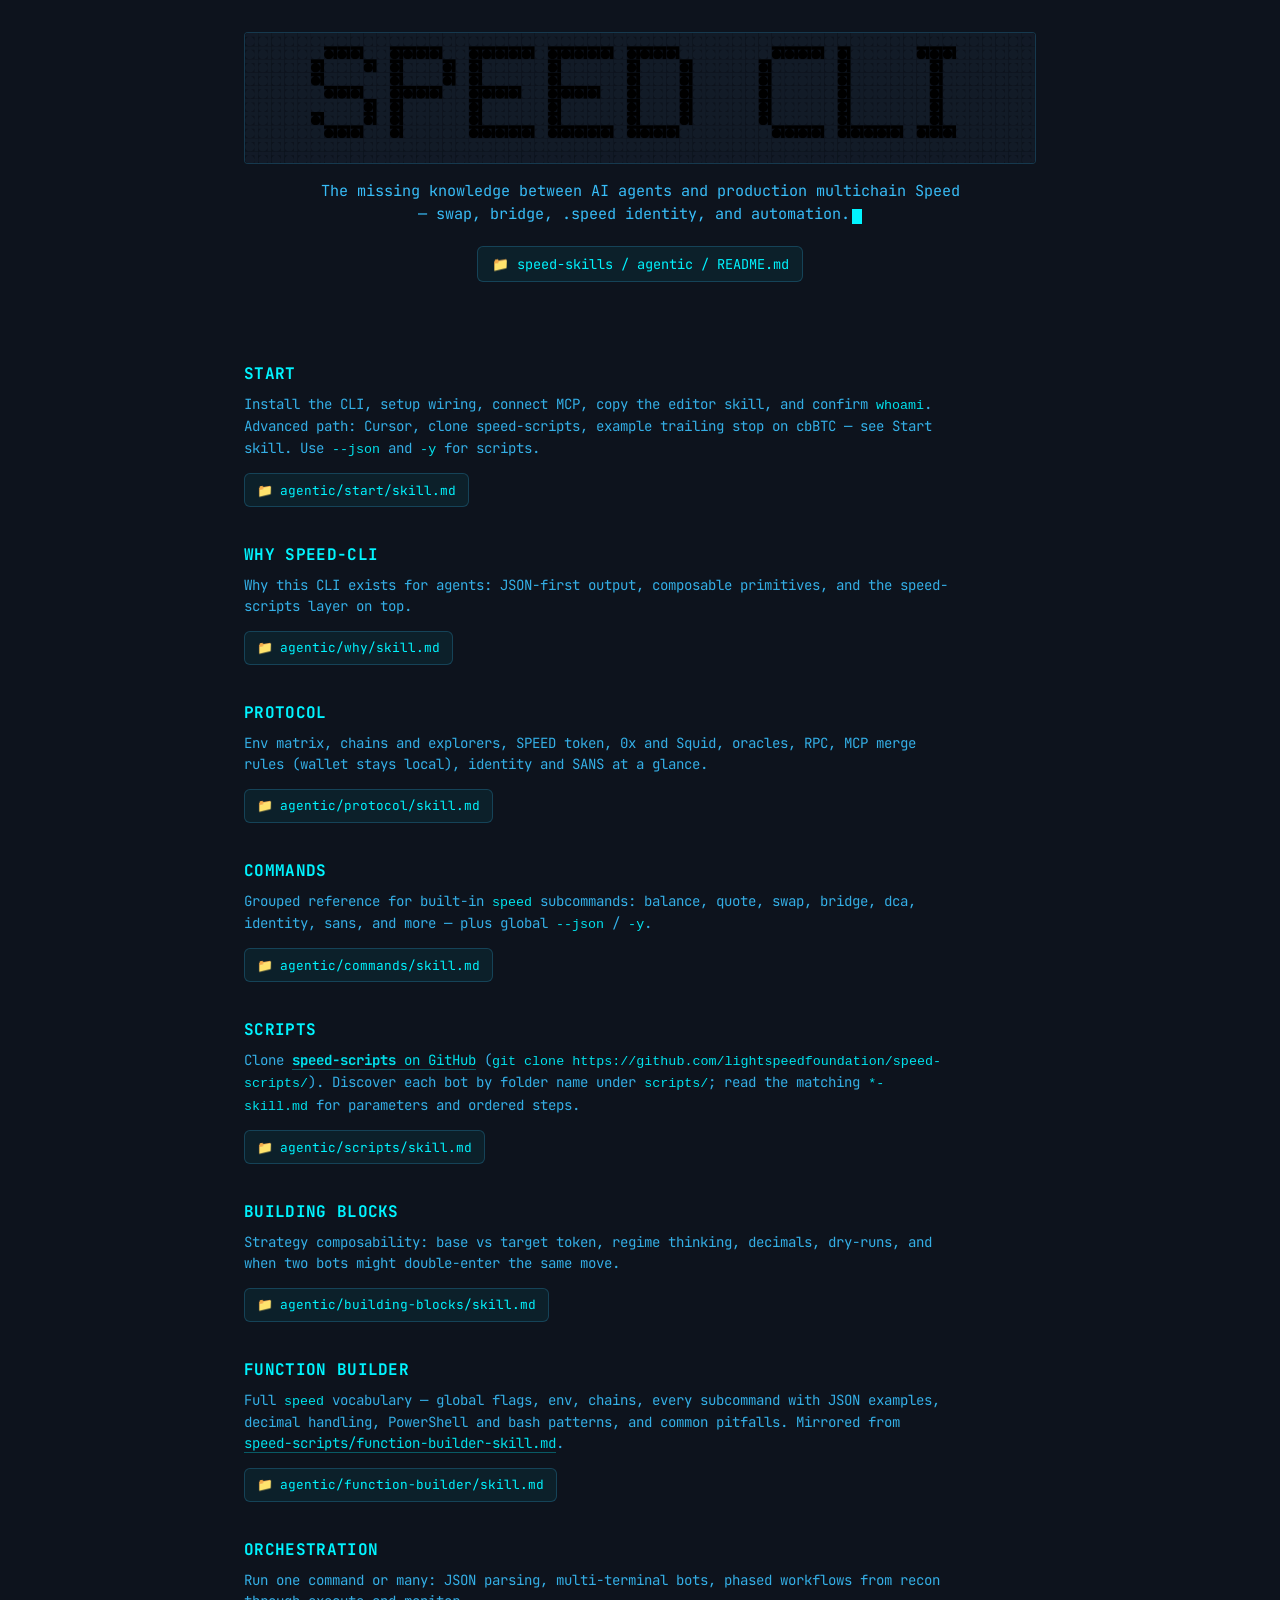
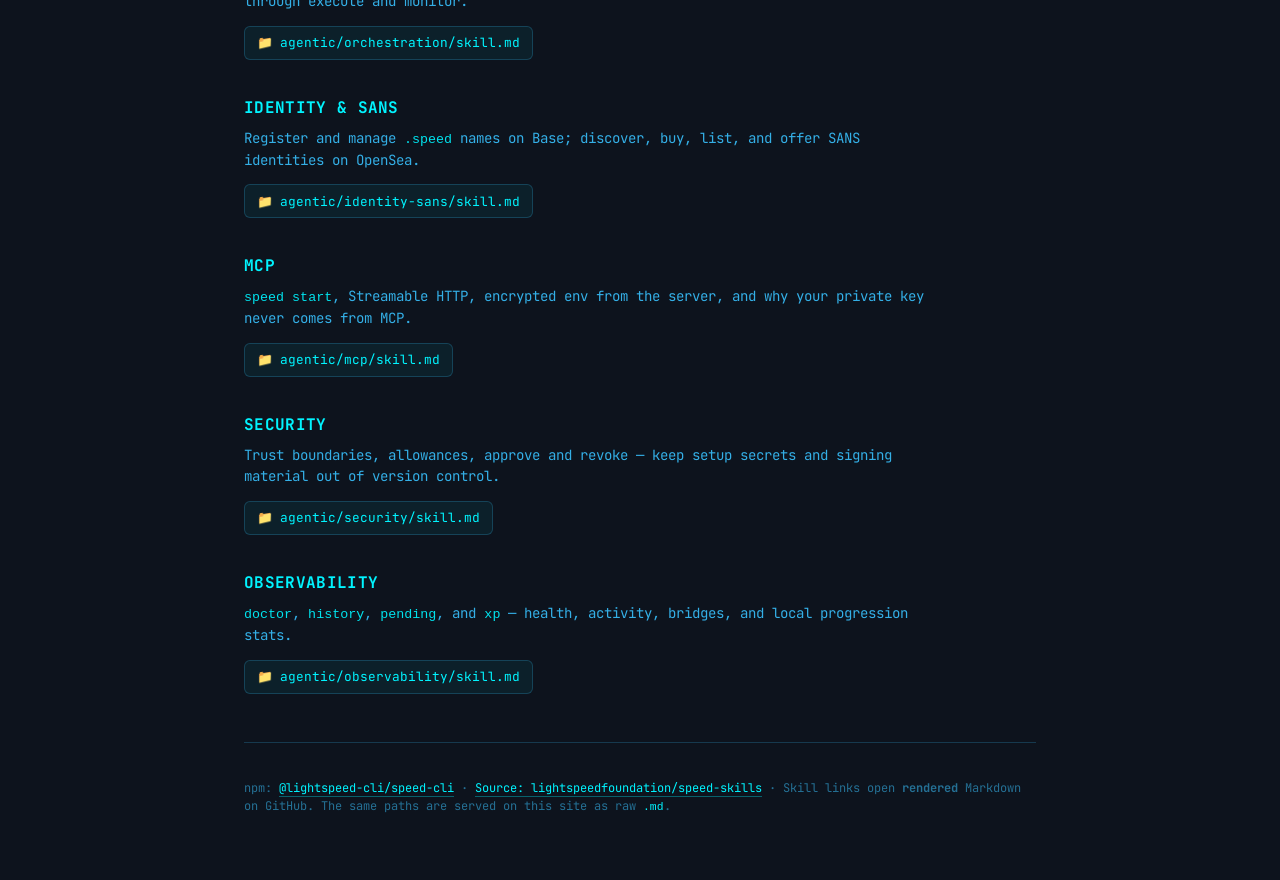
<file: index.html>
<!DOCTYPE html>
<html lang="en">
  <head>
    <meta charset="utf-8" />
    <meta name="viewport" content="width=device-width, initial-scale=1" />
    <title>Speed-CLI — Agentic skills</title>
    <meta
      name="description"
      content="Agentic technical docs for Speed-CLI: multichain swap, bridge, identity, speed-scripts, and MCP."
    />
    <link rel="preconnect" href="https://fonts.googleapis.com" />
    <link rel="preconnect" href="https://fonts.gstatic.com" crossorigin />
    <link
      href="https://fonts.googleapis.com/css2?family=JetBrains+Mono:wght@400;700&display=swap"
      rel="stylesheet"
    />
    <link rel="stylesheet" href="assets/css/speed-cli-pages.css" />
    <link rel="icon" href="speed.svg" type="image/svg+xml" />
  </head>
  <body>
    <header class="site-header">
      <h1 class="sr-only">SPEED-CLI — agentic skills</h1>
      <div class="header-embed">
        <iframe
          src="header.html"
          title="SPEED CLI banner"
          class="header-iframe"
          loading="lazy"
        ></iframe>
      </div>
      <p class="tagline">
        The missing knowledge between AI agents and production multichain Speed — swap, bridge,
        .speed identity, and automation.<span class="cursor-block" aria-hidden="true"></span>
      </p>
      <a
        class="hub-link"
        href="https://github.com/lightspeedfoundation/speed-skills/blob/main/agentic/README.md"
        rel="noopener noreferrer"
      >
        <span aria-hidden="true">&#128193;</span>
        <span>speed-skills / agentic / README.md</span>
      </a>
    </header>

    <main>
      <section class="skill-section">
        <h2>Start</h2>
        <p>
          Install the CLI, setup wiring, connect MCP, copy the editor skill, and confirm
          <code>whoami</code>. Advanced path: Cursor, clone speed-scripts, example trailing stop on
          cbBTC — see Start skill. Use <code>--json</code> and <code>-y</code> for scripts.
        </p>
        <a
          class="skill-link"
          href="https://github.com/lightspeedfoundation/speed-skills/blob/main/agentic/start/skill.md"
          rel="noopener noreferrer"
          title="Rendered Markdown on GitHub"
          ><span aria-hidden="true">&#128193;</span> agentic/start/skill.md</a
        >
      </section>

      <section class="skill-section">
        <h2>Why Speed-CLI</h2>
        <p>
          Why this CLI exists for agents: JSON-first output, composable primitives, and the speed-scripts layer on top.
        </p>
        <a
          class="skill-link"
          href="https://github.com/lightspeedfoundation/speed-skills/blob/main/agentic/why/skill.md"
          rel="noopener noreferrer"
          title="Rendered Markdown on GitHub"
          ><span aria-hidden="true">&#128193;</span> agentic/why/skill.md</a
        >
      </section>

      <section class="skill-section">
        <h2>Protocol</h2>
        <p>
          Env matrix, chains and explorers, SPEED token, 0x and Squid, oracles, RPC, MCP merge rules
          (wallet stays local), identity and SANS at a glance.
        </p>
        <a
          class="skill-link"
          href="https://github.com/lightspeedfoundation/speed-skills/blob/main/agentic/protocol/skill.md"
          rel="noopener noreferrer"
          title="Rendered Markdown on GitHub"
          ><span aria-hidden="true">&#128193;</span> agentic/protocol/skill.md</a
        >
      </section>

      <section class="skill-section">
        <h2>Commands</h2>
        <p>
          Grouped reference for built-in <code>speed</code> subcommands: balance, quote, swap,
          bridge, dca, identity, sans, and more — plus global <code>--json</code> / <code>-y</code>.
        </p>
        <a
          class="skill-link"
          href="https://github.com/lightspeedfoundation/speed-skills/blob/main/agentic/commands/skill.md"
          rel="noopener noreferrer"
          title="Rendered Markdown on GitHub"
          ><span aria-hidden="true">&#128193;</span> agentic/commands/skill.md</a
        >
      </section>

      <section class="skill-section">
        <h2>Scripts</h2>
        <p>
          Clone
          <a
            href="https://github.com/lightspeedfoundation/speed-scripts/"
            rel="noopener noreferrer"
            ><strong>speed-scripts</strong> on GitHub</a
          >
          (<code>git clone https://github.com/lightspeedfoundation/speed-scripts/</code>). Discover
          each bot by folder name under <code>scripts/</code>; read the matching
          <code>*-skill.md</code> for parameters and ordered steps.
        </p>
        <a
          class="skill-link"
          href="https://github.com/lightspeedfoundation/speed-skills/blob/main/agentic/scripts/skill.md"
          rel="noopener noreferrer"
          title="Rendered Markdown on GitHub"
          ><span aria-hidden="true">&#128193;</span> agentic/scripts/skill.md</a
        >
      </section>

      <section class="skill-section">
        <h2>Building Blocks</h2>
        <p>
          Strategy composability: base vs target token, regime thinking, decimals, dry-runs, and when
          two bots might double-enter the same move.
        </p>
        <a
          class="skill-link"
          href="https://github.com/lightspeedfoundation/speed-skills/blob/main/agentic/building-blocks/skill.md"
          rel="noopener noreferrer"
          title="Rendered Markdown on GitHub"
          ><span aria-hidden="true">&#128193;</span> agentic/building-blocks/skill.md</a
        >
      </section>

      <section class="skill-section">
        <h2>Function Builder</h2>
        <p>
          Full <code>speed</code> vocabulary — global flags, env, chains, every subcommand with JSON
          examples, decimal handling, PowerShell and bash patterns, and common pitfalls. Mirrored
          from
          <a
            href="https://github.com/lightspeedfoundation/speed-scripts/blob/main/scripts/function-builder-skill.md"
            rel="noopener noreferrer"
            >speed-scripts/function-builder-skill.md</a
          >.
        </p>
        <a
          class="skill-link"
          href="https://github.com/lightspeedfoundation/speed-skills/blob/main/agentic/function-builder/skill.md"
          rel="noopener noreferrer"
          title="Rendered Markdown on GitHub"
          ><span aria-hidden="true">&#128193;</span> agentic/function-builder/skill.md</a
        >
      </section>

      <section class="skill-section">
        <h2>Orchestration</h2>
        <p>
          Run one command or many: JSON parsing, multi-terminal bots, phased workflows from recon
          through execute and monitor.
        </p>
        <a
          class="skill-link"
          href="https://github.com/lightspeedfoundation/speed-skills/blob/main/agentic/orchestration/skill.md"
          rel="noopener noreferrer"
          title="Rendered Markdown on GitHub"
          ><span aria-hidden="true">&#128193;</span> agentic/orchestration/skill.md</a
        >
      </section>

      <section class="skill-section">
        <h2>Identity &amp; SANS</h2>
        <p>
          Register and manage <code>.speed</code> names on Base; discover, buy, list, and offer SANS
          identities on OpenSea.
        </p>
        <a
          class="skill-link"
          href="https://github.com/lightspeedfoundation/speed-skills/blob/main/agentic/identity-sans/skill.md"
          rel="noopener noreferrer"
          title="Rendered Markdown on GitHub"
          ><span aria-hidden="true">&#128193;</span> agentic/identity-sans/skill.md</a
        >
      </section>

      <section class="skill-section">
        <h2>MCP</h2>
        <p>
          <code>speed start</code>, Streamable HTTP, encrypted env from the server, and why your
          private key never comes from MCP.
        </p>
        <a
          class="skill-link"
          href="https://github.com/lightspeedfoundation/speed-skills/blob/main/agentic/mcp/skill.md"
          rel="noopener noreferrer"
          title="Rendered Markdown on GitHub"
          ><span aria-hidden="true">&#128193;</span> agentic/mcp/skill.md</a
        >
      </section>

      <section class="skill-section">
        <h2>Security</h2>
        <p>
          Trust boundaries, allowances, approve and revoke — keep setup secrets and signing
          material out of version control.
        </p>
        <a
          class="skill-link"
          href="https://github.com/lightspeedfoundation/speed-skills/blob/main/agentic/security/skill.md"
          rel="noopener noreferrer"
          title="Rendered Markdown on GitHub"
          ><span aria-hidden="true">&#128193;</span> agentic/security/skill.md</a
        >
      </section>

      <section class="skill-section">
        <h2>Observability</h2>
        <p>
          <code>doctor</code>, <code>history</code>, <code>pending</code>, and <code>xp</code> — health,
          activity, bridges, and local progression stats.
        </p>
        <a
          class="skill-link"
          href="https://github.com/lightspeedfoundation/speed-skills/blob/main/agentic/observability/skill.md"
          rel="noopener noreferrer"
          title="Rendered Markdown on GitHub"
          ><span aria-hidden="true">&#128193;</span> agentic/observability/skill.md</a
        >
      </section>
    </main>

    <footer class="site-footer">
      <p>
        npm:
        <a href="https://www.npmjs.com/package/@lightspeed-cli/speed-cli" rel="noopener"
          >@lightspeed-cli/speed-cli</a
        >
        ·
        <a href="https://github.com/lightspeedfoundation/speed-skills" rel="noopener noreferrer"
          >Source: lightspeedfoundation/speed-skills</a
        >
        · Skill links open <strong>rendered</strong> Markdown on GitHub. The same paths are served
        on this site as raw <code>.md</code>.
      </p>
    </footer>
  </body>
</html>
</file>
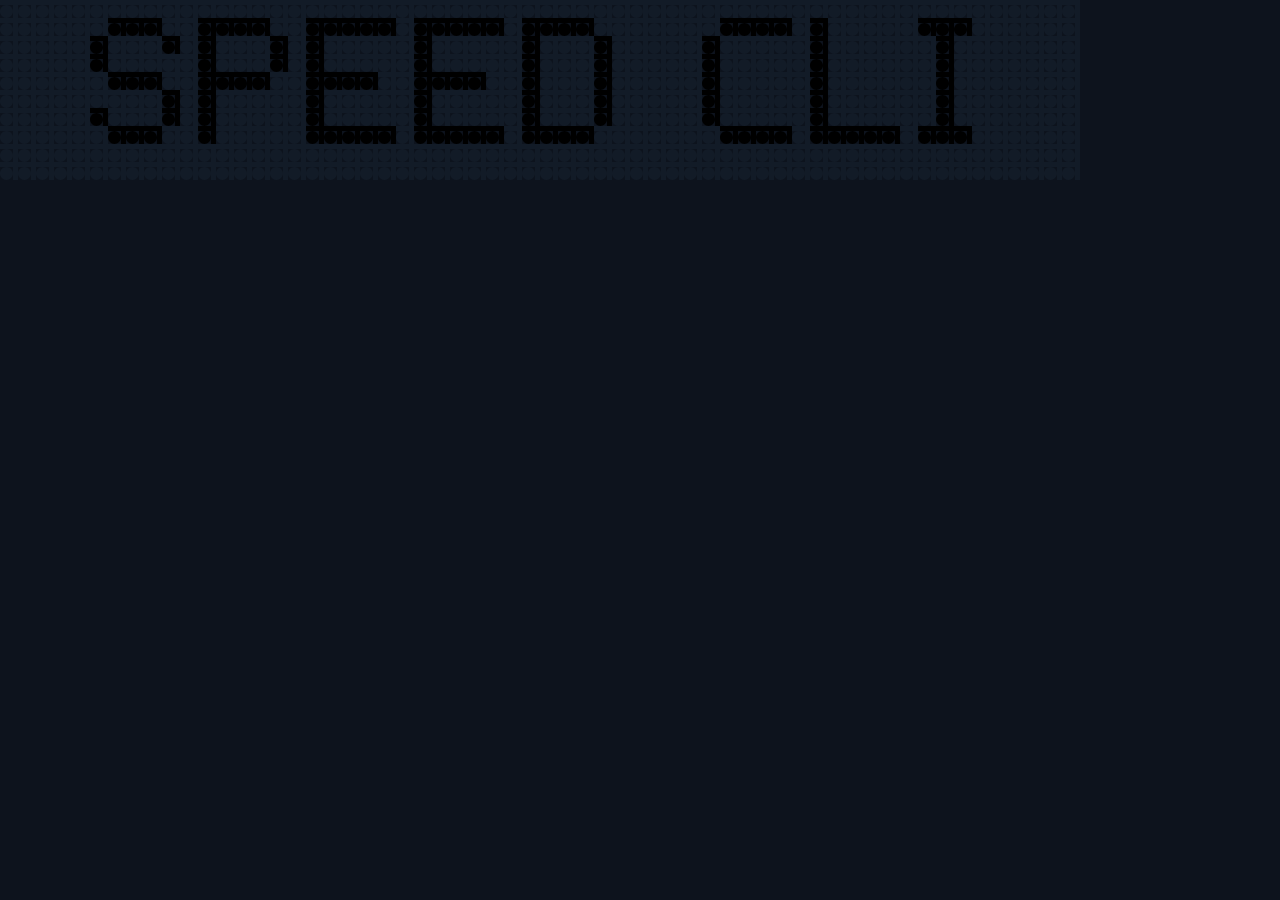
<file: header.html>
<!DOCTYPE html>
<html lang="en">
<head>
<meta charset="UTF-8">
<meta name="viewport" content="width=device-width, initial-scale=1.0">
<title>SPEED CLI — Header</title>
<style>
  * { margin: 0; padding: 0; box-sizing: border-box; }

  /* Prevent any scrollbars inside the iframe (subpixel / border overflow) */
  html {
    overflow: hidden;
    height: 100%;
  }

  body {
    background: #0d131d;
    margin: 0;
    padding: 0;
    min-height: 0;
    height: 100%;
    overflow: hidden;
  }

  .header-wrap {
    width: 100%;
    max-width: 1080px;
    position: relative;
    overflow: hidden;
    line-height: 0;
  }

  svg.header-grid {
    display: block;
    width: 100%;
    max-width: 100%;
    height: auto;
    vertical-align: top;
  }

  .bg {
    fill: #16202d;
    opacity: 0.65;
  }

  .lit {
    animation: colorwave 5s ease-in-out infinite;
  }

  @keyframes colorwave {
    0%   { fill: #38bdf8; }
    25%  { fill: #01f4ff; }
    50%  { fill: #38bdf8; }
    75%  { fill: #01f4ff; }
    100% { fill: #38bdf8; }
  }

  .bg {
    animation: bgpulse 8s ease-in-out infinite;
  }

  @keyframes bgpulse {
    0%, 100% { opacity: 0.45; }
    50%       { opacity: 0.65; }
  }
</style>
</head>
<body>

<div class="header-wrap">
  <svg id="header-grid" class="header-grid" xmlns="http://www.w3.org/2000/svg"></svg>
</div>

<script>
const ROWS = 10;
const COLS = 60;
const CELL = 18;
const TEXT = "SPEED CLI";

const FONT = {
  'S': [
    [0,1,1,1,0],
    [1,0,0,0,1],
    [1,0,0,0,0],
    [0,1,1,1,0],
    [0,0,0,0,1],
    [1,0,0,0,1],
    [0,1,1,1,0],
    [0,0,0,0,0],
  ],
  'P': [
    [1,1,1,1,0],
    [1,0,0,0,1],
    [1,0,0,0,1],
    [1,1,1,1,0],
    [1,0,0,0,0],
    [1,0,0,0,0],
    [1,0,0,0,0],
    [0,0,0,0,0],
  ],
  'E': [
    [1,1,1,1,1],
    [1,0,0,0,0],
    [1,0,0,0,0],
    [1,1,1,1,0],
    [1,0,0,0,0],
    [1,0,0,0,0],
    [1,1,1,1,1],
    [0,0,0,0,0],
  ],
  'D': [
    [1,1,1,1,0],
    [1,0,0,0,1],
    [1,0,0,0,1],
    [1,0,0,0,1],
    [1,0,0,0,1],
    [1,0,0,0,1],
    [1,1,1,1,0],
    [0,0,0,0,0],
  ],
  ' ': [
    [0,0,0],
    [0,0,0],
    [0,0,0],
    [0,0,0],
    [0,0,0],
    [0,0,0],
    [0,0,0],
    [0,0,0],
  ],
  'C': [
    [0,1,1,1,1],
    [1,0,0,0,0],
    [1,0,0,0,0],
    [1,0,0,0,0],
    [1,0,0,0,0],
    [1,0,0,0,0],
    [0,1,1,1,1],
    [0,0,0,0,0],
  ],
  'L': [
    [1,0,0,0,0],
    [1,0,0,0,0],
    [1,0,0,0,0],
    [1,0,0,0,0],
    [1,0,0,0,0],
    [1,0,0,0,0],
    [1,1,1,1,1],
    [0,0,0,0,0],
  ],
  'I': [
    [1,1,1],
    [0,1,0],
    [0,1,0],
    [0,1,0],
    [0,1,0],
    [0,1,0],
    [1,1,1],
    [0,0,0],
  ],
};

const litGrid = Array.from({ length: ROWS }, () => Array(COLS).fill(false));

let totalW = 0;
for (let i = 0; i < TEXT.length; i++) {
  totalW += FONT[TEXT[i]][0].length;
  if (i < TEXT.length - 1) totalW += 1;
}
const startCol = Math.floor((COLS - totalW) / 2);

let col = startCol;
for (let ci = 0; ci < TEXT.length; ci++) {
  const ch = TEXT[ci];
  const charMap = FONT[ch];
  const cw = charMap[0].length;
  for (let r = 0; r < 8; r++) {
    for (let c = 0; c < cw; c++) {
      if (charMap[r][c]) {
        const gr = 1 + r;
        const gc = col + c;
        if (gr >= 0 && gr < ROWS && gc >= 0 && gc < COLS) {
          litGrid[gr][gc] = true;
        }
      }
    }
  }
  col += cw + (ci < TEXT.length - 1 ? 1 : 0);
}

const ICON_PATH =
  'M 92 72 C 142.81 72 184 113.19 184 164 ' +
  'C 184 214.81 142.81 256 92 256 ' +
  'C 41.19 256 0 214.81 0 164 ' +
  'C 0 113.19 41.19 72 92 72 Z ' +
  'M 256 0 L 256 256 L 184 256 L 184 72 L 0 72 L 0 0 Z';

const NS = 'http://www.w3.org/2000/svg';
const svg = document.getElementById('header-grid');
const W = COLS * CELL;
const H = ROWS * CELL;

svg.setAttribute('viewBox', `0 0 ${W} ${H}`);
/* width/height only via CSS — fixed pixel attrs can force overflow inside iframe */
svg.setAttribute('preserveAspectRatio', 'xMidYMid meet');

const defs = document.createElementNS(NS, 'defs');
const sym = document.createElementNS(NS, 'symbol');
sym.setAttribute('id', 'ic');
sym.setAttribute('viewBox', '0 0 256 256');
const p = document.createElementNS(NS, 'path');
p.setAttribute('d', ICON_PATH);
sym.appendChild(p);
defs.appendChild(sym);
svg.appendChild(defs);

const bg = document.createElementNS(NS, 'rect');
bg.setAttribute('width', W);
bg.setAttribute('height', H);
bg.setAttribute('fill', '#0d131d');
svg.appendChild(bg);

for (let r = 0; r < ROWS; r++) {
  for (let c = 0; c < COLS; c++) {
    const isLit = litGrid[r][c];
    const x = c * CELL;
    const y = r * CELL;

    const use = document.createElementNS(NS, 'use');
    use.setAttribute('href', '#ic');
    use.setAttribute('x', x);
    use.setAttribute('y', y);
    use.setAttribute('width', CELL);
    use.setAttribute('height', CELL);

    if (isLit) {
      use.setAttribute('class', 'lit');
      const delay = (c * 0.055).toFixed(3);
      use.style.animationDelay = `-${delay}s`;
    } else {
      use.setAttribute('class', 'bg');
      const delay = ((r * COLS + c) * 0.004).toFixed(3);
      use.style.animationDelay = `-${delay}s`;
    }

    svg.appendChild(use);
  }
}
</script>
</body>
</html>
</file>
<file: assets/css/speed-cli-pages.css>
/* Speed-CLI GitHub Pages */

:root {
  --bg: #0d131d;
  --fg: #38bdf8;
  --accent: #01f4ff;
  --fg-dim: rgba(56, 189, 248, 0.55);
  --border: rgba(56, 189, 248, 0.22);
  --link-box-bg: rgba(1, 244, 255, 0.06);
  --cursor: #01f4ff;
}

* {
  box-sizing: border-box;
}

html {
  font-size: 16px;
}

body {
  margin: 0;
  min-height: 100vh;
  background: var(--bg);
  color: var(--fg);
  font-family: "JetBrains Mono", "Roboto Mono", "SF Mono", Consolas, "Courier New", monospace;
  line-height: 1.5;
  padding: 2rem 1.25rem 4rem;
  max-width: 52rem;
  margin-left: auto;
  margin-right: auto;
  text-align: left;
}

main {
  text-align: left;
}

.sr-only {
  position: absolute;
  width: 1px;
  height: 1px;
  padding: 0;
  margin: -1px;
  overflow: hidden;
  clip: rect(0, 0, 0, 0);
  white-space: nowrap;
  border: 0;
}

a {
  color: var(--accent);
  text-decoration: none;
  border-bottom: 1px solid rgba(1, 244, 255, 0.35);
}

a:hover {
  border-bottom-color: var(--accent);
}

.site-header {
  display: flex;
  flex-direction: column;
  align-items: center;
  margin-bottom: 2.5rem;
  text-align: center;
}

/* JS-built grid banner (docs/header.html — was misnamed .svg as HTML+script) */
.header-embed {
  width: 100%;
  max-width: 1080px;
  margin: 0 auto 1rem;
  aspect-ratio: 1080 / 180;
  overflow: hidden;
  border-radius: 4px;
  border: 1px solid var(--border);
  background: var(--bg);
}

.header-iframe {
  display: block;
  width: 100%;
  height: 100%;
  border: 0;
  vertical-align: top;
  overflow: hidden;
  /* avoid focus outline affecting layout in some browsers */
  outline: none;
}

.tagline {
  font-size: 0.95rem;
  color: var(--fg);
  margin: 0 0 1.25rem;
  max-width: 40rem;
  text-align: center;
}

.cursor-block {
  display: inline-block;
  width: 0.65em;
  height: 1em;
  background: var(--cursor);
  margin-left: 0.15em;
  vertical-align: text-bottom;
  animation: blink 1.1s step-end infinite;
}

@keyframes blink {
  50% {
    opacity: 0;
  }
}

.hub-link {
  display: inline-flex;
  align-items: center;
  justify-content: center;
  gap: 0.5rem;
  padding: 0.45rem 0.85rem;
  border: 1px solid var(--border);
  border-radius: 6px;
  background: var(--link-box-bg);
  font-size: 0.85rem;
  margin-bottom: 2.5rem;
}

.hub-link:hover {
  border-color: var(--accent);
}

.skill-section {
  margin-bottom: 2.25rem;
}

.skill-section h2 {
  font-size: 1rem;
  font-weight: 700;
  margin: 0 0 0.5rem;
  letter-spacing: 0.02em;
  text-transform: uppercase;
  color: var(--accent);
}

.skill-section p {
  margin: 0 0 0.85rem;
  font-size: 0.88rem;
  color: var(--fg);
  opacity: 0.92;
  max-width: 44rem;
}

.skill-link {
  display: inline-flex;
  align-items: center;
  gap: 0.45rem;
  padding: 0.4rem 0.75rem;
  border: 1px solid var(--border);
  border-radius: 6px;
  background: var(--link-box-bg);
  font-size: 0.8rem;
  word-break: break-all;
}

.skill-link:hover {
  border-color: var(--accent);
}

.site-footer {
  margin-top: 3rem;
  padding-top: 1.5rem;
  border-top: 1px solid var(--border);
  font-size: 0.75rem;
  color: var(--fg-dim);
}

.site-footer a {
  border-bottom-color: rgba(1, 244, 255, 0.35);
}

/* Inline code: accent for scanability */
code {
  color: var(--accent);
  font-size: 0.95em;
}
</file>
